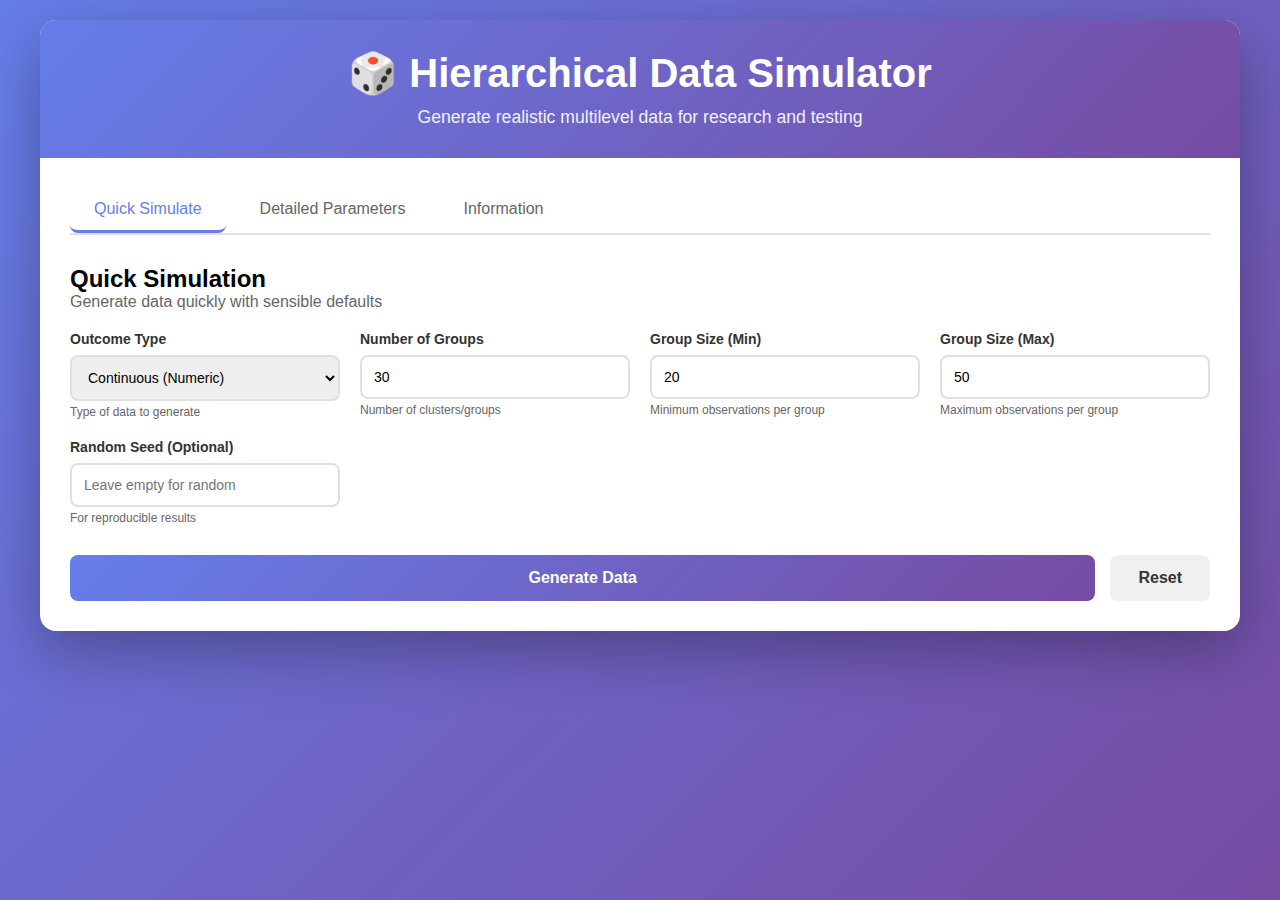
<file: api/static/index.html>
<!DOCTYPE html>
<html lang="en">
<head>
    <meta charset="UTF-8">
    <meta name="viewport" content="width=device-width, initial-scale=1.0">
    <title>Hierarchical Data Simulator</title>
    <style>
        * {
            margin: 0;
            padding: 0;
            box-sizing: border-box;
        }
        
        body {
            font-family: 'Segoe UI', Tahoma, Geneva, Verdana, sans-serif;
            background: linear-gradient(135deg, #667eea 0%, #764ba2 100%);
            min-height: 100vh;
            padding: 20px;
        }
        
        .container {
            max-width: 1200px;
            margin: 0 auto;
            background: white;
            border-radius: 16px;
            box-shadow: 0 20px 60px rgba(0,0,0,0.3);
            overflow: hidden;
        }
        
        header {
            background: linear-gradient(135deg, #667eea 0%, #764ba2 100%);
            color: white;
            padding: 30px;
            text-align: center;
        }
        
        header h1 {
            font-size: 2.5em;
            margin-bottom: 10px;
        }
        
        header p {
            font-size: 1.1em;
            opacity: 0.9;
        }
        
        .main-content {
            padding: 30px;
        }
        
        .tabs {
            display: flex;
            gap: 10px;
            margin-bottom: 30px;
            border-bottom: 2px solid #e0e0e0;
        }
        
        .tab {
            padding: 12px 24px;
            background: none;
            border: none;
            cursor: pointer;
            font-size: 16px;
            font-weight: 500;
            color: #666;
            transition: all 0.3s;
            border-bottom: 3px solid transparent;
        }
        
        .tab:hover {
            color: #667eea;
        }
        
        .tab.active {
            color: #667eea;
            border-bottom-color: #667eea;
        }
        
        .tab-content {
            display: none;
        }
        
        .tab-content.active {
            display: block;
            animation: fadeIn 0.3s;
        }
        
        @keyframes fadeIn {
            from { opacity: 0; transform: translateY(10px); }
            to { opacity: 1; transform: translateY(0); }
        }
        
        .form-grid {
            display: grid;
            grid-template-columns: repeat(auto-fit, minmax(250px, 1fr));
            gap: 20px;
            margin-bottom: 30px;
        }
        
        .form-group {
            display: flex;
            flex-direction: column;
        }
        
        label {
            font-weight: 600;
            margin-bottom: 8px;
            color: #333;
            font-size: 14px;
        }
        
        input, select {
            padding: 12px;
            border: 2px solid #e0e0e0;
            border-radius: 8px;
            font-size: 14px;
            transition: border-color 0.3s;
        }
        
        input:focus, select:focus {
            outline: none;
            border-color: #667eea;
        }
        
        .help-text {
            font-size: 12px;
            color: #666;
            margin-top: 4px;
        }
        
        .button-group {
            display: flex;
            gap: 15px;
            margin-top: 30px;
        }
        
        button {
            padding: 14px 28px;
            border: none;
            border-radius: 8px;
            font-size: 16px;
            font-weight: 600;
            cursor: pointer;
            transition: all 0.3s;
        }
        
        .btn-primary {
            background: linear-gradient(135deg, #667eea 0%, #764ba2 100%);
            color: white;
            flex: 1;
        }
        
        .btn-primary:hover {
            transform: translateY(-2px);
            box-shadow: 0 10px 20px rgba(102, 126, 234, 0.4);
        }
        
        .btn-secondary {
            background: #f0f0f0;
            color: #333;
        }
        
        .btn-secondary:hover {
            background: #e0e0e0;
        }
        
        .preview-section {
            margin-top: 30px;
            padding: 20px;
            background: #f8f9fa;
            border-radius: 8px;
            display: none;
        }
        
        .preview-section.show {
            display: block;
            animation: fadeIn 0.3s;
        }
        
        .preview-header {
            display: flex;
            justify-content: space-between;
            align-items: center;
            margin-bottom: 20px;
        }
        
        .preview-header h3 {
            color: #333;
        }
        
        .download-buttons {
            display: flex;
            gap: 10px;
        }
        
        .download-buttons button {
            padding: 8px 16px;
            font-size: 14px;
        }
        
        table {
            width: 100%;
            border-collapse: collapse;
            background: white;
            border-radius: 8px;
            overflow: hidden;
        }
        
        th, td {
            padding: 12px;
            text-align: left;
            border-bottom: 1px solid #e0e0e0;
        }
        
        th {
            background: #667eea;
            color: white;
            font-weight: 600;
        }
        
        tr:hover {
            background: #f8f9fa;
        }
        
        .metadata {
            display: grid;
            grid-template-columns: repeat(auto-fit, minmax(200px, 1fr));
            gap: 15px;
            margin-bottom: 20px;
        }
        
        .metadata-item {
            padding: 15px;
            background: white;
            border-radius: 8px;
            border-left: 4px solid #667eea;
        }
        
        .metadata-item strong {
            display: block;
            color: #666;
            font-size: 12px;
            margin-bottom: 5px;
        }
        
        .metadata-item span {
            font-size: 18px;
            font-weight: 600;
            color: #333;
        }
        
        .loading {
            text-align: center;
            padding: 40px;
            display: none;
        }
        
        .loading.show {
            display: block;
        }
        
        .spinner {
            border: 4px solid #f3f3f3;
            border-top: 4px solid #667eea;
            border-radius: 50%;
            width: 50px;
            height: 50px;
            animation: spin 1s linear infinite;
            margin: 0 auto 20px;
        }
        
        @keyframes spin {
            0% { transform: rotate(0deg); }
            100% { transform: rotate(360deg); }
        }
        
        .error {
            background: #fee;
            color: #c33;
            padding: 15px;
            border-radius: 8px;
            margin-top: 20px;
            display: none;
        }
        
        .error.show {
            display: block;
        }
    </style>
</head>
<body>
    <div class="container">
        <header>
            <h1>🎲 Hierarchical Data Simulator</h1>
            <p>Generate realistic multilevel data for research and testing</p>
        </header>
        
        <div class="main-content">
            <div class="tabs">
                <button class="tab active" onclick="showTab('quick')">Quick Simulate</button>
                <button class="tab" onclick="showTab('detailed')">Detailed Parameters</button>
                <button class="tab" onclick="showTab('info')">Information</button>
            </div>
            
            <!-- Quick Simulation Tab -->
            <div id="quick-tab" class="tab-content active">
                <h2>Quick Simulation</h2>
                <p style="margin-bottom: 20px; color: #666;">Generate data quickly with sensible defaults</p>
                
                <form id="quick-form">
                    <div class="form-grid">
                        <div class="form-group">
                            <label for="quick-outcome-type">Outcome Type</label>
                            <select id="quick-outcome-type" required>
                                <option value="continuous">Continuous (Numeric)</option>
                                <option value="binary">Binary (0/1)</option>
                                <option value="count">Count (Integers)</option>
                                <option value="survival">Survival (Time-to-event)</option>
                            </select>
                            <span class="help-text">Type of data to generate</span>
                        </div>
                        
                        <div class="form-group">
                            <label for="quick-n-groups">Number of Groups</label>
                            <input type="number" id="quick-n-groups" value="30" min="2" max="1000" required>
                            <span class="help-text">Number of clusters/groups</span>
                        </div>
                        
                        <div class="form-group">
                            <label for="quick-size-min">Group Size (Min)</label>
                            <input type="number" id="quick-size-min" value="20" min="1" required>
                            <span class="help-text">Minimum observations per group</span>
                        </div>
                        
                        <div class="form-group">
                            <label for="quick-size-max">Group Size (Max)</label>
                            <input type="number" id="quick-size-max" value="50" min="1" required>
                            <span class="help-text">Maximum observations per group</span>
                        </div>
                        
                        <div class="form-group">
                            <label for="quick-seed">Random Seed (Optional)</label>
                            <input type="number" id="quick-seed" placeholder="Leave empty for random">
                            <span class="help-text">For reproducible results</span>
                        </div>
                    </div>
                    
                    <div class="button-group">
                        <button type="submit" class="btn-primary">Generate Data</button>
                        <button type="button" class="btn-secondary" onclick="resetForm('quick')">Reset</button>
                    </div>
                </form>
            </div>
            
            <!-- Detailed Simulation Tab -->
            <div id="detailed-tab" class="tab-content">
                <h2>Detailed Parameters</h2>
                <p style="margin-bottom: 20px; color: #666;">Full control over all simulation parameters</p>
                
                <form id="detailed-form">
                    <h3 style="margin-bottom: 15px;">Outcome Configuration</h3>
                    <div class="form-grid">
                        <div class="form-group">
                            <label for="outcome-type">Outcome Type</label>
                            <select id="outcome-type" required>
                                <option value="continuous">Continuous</option>
                                <option value="binary">Binary</option>
                                <option value="count">Count</option>
                                <option value="survival">Survival</option>
                            </select>
                        </div>
                        
                        <div class="form-group">
                            <label for="link-function">Link Function</label>
                            <select id="link-function" required>
                                <option value="identity">Identity</option>
                                <option value="logit">Logit</option>
                                <option value="probit">Probit</option>
                                <option value="log">Log</option>
                                <option value="cloglog">Complementary Log-Log</option>
                            </select>
                        </div>
                    </div>
                    
                    <h3 style="margin: 30px 0 15px;">Fixed Effects</h3>
                    <div class="form-grid">
                        <div class="form-group">
                            <label for="gamma-00">γ₀₀ (Intercept)</label>
                            <input type="number" id="gamma-00" value="2.0" step="0.1" required>
                            <span class="help-text">Population mean intercept</span>
                        </div>
                        
                        <div class="form-group">
                            <label for="gamma-10">γ₁₀ (Slope)</label>
                            <input type="number" id="gamma-10" value="0.5" step="0.1" required>
                            <span class="help-text">Population mean slope</span>
                        </div>
                    </div>
                    
                    <h3 style="margin: 30px 0 15px;">Random Effects</h3>
                    <div class="form-grid">
                        <div class="form-group">
                            <label for="tau-00">τ₀₀ (Intercept SD)</label>
                            <input type="number" id="tau-00" value="1.0" step="0.1" min="0" required>
                            <span class="help-text">SD of group intercepts</span>
                        </div>
                        
                        <div class="form-group">
                            <label for="tau-11">τ₁₁ (Slope SD)</label>
                            <input type="number" id="tau-11" value="0.3" step="0.1" min="0" required>
                            <span class="help-text">SD of group slopes</span>
                        </div>
                        
                        <div class="form-group">
                            <label for="tau-01">τ₀₁ (Correlation)</label>
                            <input type="number" id="tau-01" value="0.1" step="0.1" min="-1" max="1" required>
                            <span class="help-text">Correlation between intercepts and slopes</span>
                        </div>
                    </div>
                    
                    <h3 style="margin: 30px 0 15px;">Additional Parameters</h3>
                    <div class="form-grid">
                        <div class="form-group">
                            <label for="sigma">σ (Residual SD)</label>
                            <input type="number" id="sigma" value="1.0" step="0.1" min="0">
                            <span class="help-text">Within-group noise (continuous)</span>
                        </div>
                        
                        <div class="form-group">
                            <label for="dispersion">Dispersion Parameter</label>
                            <input type="number" id="dispersion" step="0.1" min="0">
                            <span class="help-text">For count data (optional)</span>
                        </div>
                    </div>
                    
                    <h3 style="margin: 30px 0 15px;">Simulation Structure</h3>
                    <div class="form-grid">
                        <div class="form-group">
                            <label for="n-groups">Number of Groups</label>
                            <input type="number" id="n-groups" value="30" min="2" max="1000" required>
                        </div>
                        
                        <div class="form-group">
                            <label for="size-min">Group Size (Min)</label>
                            <input type="number" id="size-min" value="20" min="1" required>
                        </div>
                        
                        <div class="form-group">
                            <label for="size-max">Group Size (Max)</label>
                            <input type="number" id="size-max" value="50" min="1" required>
                        </div>
                        
                        <div class="form-group">
                            <label for="pred-min">Predictor Range (Min)</label>
                            <input type="number" id="pred-min" value="0.0" step="0.1" required>
                        </div>
                        
                        <div class="form-group">
                            <label for="pred-max">Predictor Range (Max)</label>
                            <input type="number" id="pred-max" value="1.0" step="0.1" required>
                        </div>
                        
                        <div class="form-group">
                            <label for="seed">Random Seed</label>
                            <input type="number" id="seed" placeholder="Optional">
                        </div>
                    </div>
                    
                    <div class="button-group">
                        <button type="submit" class="btn-primary">Generate Data</button>
                        <button type="button" class="btn-secondary" onclick="resetForm('detailed')">Reset</button>
                    </div>
                </form>
            </div>
            
            <!-- Information Tab -->
            <div id="info-tab" class="tab-content">
                <h2>Information</h2>
                
                <div style="margin-top: 30px;">
                    <h3>Supported Outcome Types</h3>
                    
                    <div style="margin-top: 20px; display: grid; gap: 20px;">
                        <div style="padding: 20px; background: #f8f9fa; border-radius: 8px; border-left: 4px solid #667eea;">
                            <h4>📊 Continuous Data</h4>
                            <p>Numeric outcomes with decimal values (e.g., test scores, measurements, temperatures)</p>
                            <p><strong>Example domains:</strong> Education, Healthcare, Psychology</p>
                        </div>
                        
                        <div style="padding: 20px; background: #f8f9fa; border-radius: 8px; border-left: 4px solid #764ba2;">
                            <h4>🔢 Binary Data</h4>
                            <p>Success/failure outcomes with values 0 or 1 (e.g., pass/fail, yes/no, alive/dead)</p>
                            <p><strong>Example domains:</strong> Medical trials, Customer conversion, Quality control</p>
                        </div>
                        
                        <div style="padding: 20px; background: #f8f9fa; border-radius: 8px; border-left: 4px solid #667eea;">
                            <h4>🔢 Count Data</h4>
                            <p>Non-negative integer counts (e.g., number of events, frequencies, occurrences)</p>
                            <p><strong>Example domains:</strong> Epidemiology, Customer transactions, Incident reporting</p>
                        </div>
                        
                        <div style="padding: 20px; background: #f8f9fa; border-radius: 8px; border-left: 4px solid #764ba2;">
                            <h4>⏱️ Survival Data</h4>
                            <p>Time-to-event data (e.g., duration until outcome, time until failure)</p>
                            <p><strong>Example domains:</strong> Clinical trials, Customer churn, Equipment reliability</p>
                        </div>
                    </div>
                    
                    <h3 style="margin-top: 40px;">API Endpoints</h3>
                    <div style="margin-top: 20px;">
                        <p><strong>API Documentation:</strong> <a href="/docs" target="_blank" style="color: #667eea;">/docs</a></p>
                        <p><strong>Health Check:</strong> <a href="/api/v1/health" target="_blank" style="color: #667eea;">/api/v1/health</a></p>
                    </div>
                </div>
            </div>
            
            <!-- Loading Indicator -->
            <div id="loading" class="loading">
                <div class="spinner"></div>
                <p>Generating data...</p>
            </div>
            
            <!-- Error Message -->
            <div id="error" class="error"></div>
            
            <!-- Preview Section -->
            <div id="preview" class="preview-section">
                <div class="preview-header">
                    <h3>Generated Data Preview</h3>
                    <div class="download-buttons">
                        <button class="btn-secondary" onclick="downloadData('csv')">📥 CSV</button>
                        <button class="btn-secondary" onclick="downloadData('json')">📥 JSON</button>
                        <button class="btn-secondary" onclick="downloadData('excel')">📥 Excel</button>
                    </div>
                </div>
                
                <div class="metadata" id="metadata"></div>
                
                <div style="overflow-x: auto;">
                    <table id="data-table">
                        <thead id="table-head"></thead>
                        <tbody id="table-body"></tbody>
                    </table>
                </div>
            </div>
        </div>
    </div>
    
    <script>
        const API_BASE_URL = 'http://localhost:8000';
        let currentData = null;
        
        function showTab(tabName) {
            // Hide all tabs
            document.querySelectorAll('.tab-content').forEach(tab => {
                tab.classList.remove('active');
            });
            document.querySelectorAll('.tab').forEach(tab => {
                tab.classList.remove('active');
            });
            
            // Show selected tab
            document.getElementById(`${tabName}-tab`).classList.add('active');
            event.target.classList.add('active');
            
            // Hide preview when switching tabs
            hidePreview();
        }
        
        function resetForm(formType) {
            document.getElementById(`${formType}-form`).reset();
            hidePreview();
            hideError();
        }
        
        function showLoading() {
            document.getElementById('loading').classList.add('show');
        }
        
        function hideLoading() {
            document.getElementById('loading').classList.remove('show');
        }
        
        function showError(message) {
            const errorDiv = document.getElementById('error');
            errorDiv.textContent = message;
            errorDiv.classList.add('show');
        }
        
        function hideError() {
            document.getElementById('error').classList.remove('show');
        }
        
        function hidePreview() {
            document.getElementById('preview').classList.remove('show');
        }
        
        function displayPreview(data) {
            currentData = data;
            
            // Show metadata
            const metadata = data.metadata;
            const metadataDiv = document.getElementById('metadata');
            metadataDiv.innerHTML = `
                <div class="metadata-item">
                    <strong>Outcome Type</strong>
                    <span>${metadata.outcome_type}</span>
                </div>
                <div class="metadata-item">
                    <strong>Groups</strong>
                    <span>${metadata.n_groups}</span>
                </div>
                <div class="metadata-item">
                    <strong>Total Observations</strong>
                    <span>${metadata.total_observations}</span>
                </div>
                <div class="metadata-item">
                    <strong>Random Seed</strong>
                    <span>${metadata.random_seed || 'None'}</span>
                </div>
            `;
            
            // Show table
            const thead = document.getElementById('table-head');
            const tbody = document.getElementById('table-body');
            
            // Clear existing content
            thead.innerHTML = '';
            tbody.innerHTML = '';
            
            // Create header
            const headerRow = document.createElement('tr');
            data.columns.forEach(col => {
                const th = document.createElement('th');
                th.textContent = col;
                headerRow.appendChild(th);
            });
            thead.appendChild(headerRow);
            
            // Create rows
            data.preview.forEach(row => {
                const tr = document.createElement('tr');
                data.columns.forEach(col => {
                    const td = document.createElement('td');
                    const value = row[col];
                    td.textContent = typeof value === 'number' ? value.toFixed(4) : value;
                    tr.appendChild(td);
                });
                tbody.appendChild(tr);
            });
            
            // Show preview section
            document.getElementById('preview').classList.add('show');
        }
        
        async function downloadData(format) {
            if (!currentData) return;
            
            showLoading();
            hideError();
            
            try {
                const params = currentData.metadata.parameters;
                const response = await fetch(`${API_BASE_URL}/api/v1/simulate/download/${format}`, {
                    method: 'POST',
                    headers: {
                        'Content-Type': 'application/json',
                    },
                    body: JSON.stringify(params)
                });
                
                if (!response.ok) {
                    throw new Error('Download failed');
                }
                
                const blob = await response.blob();
                const url = window.URL.createObjectURL(blob);
                const a = document.createElement('a');
                a.href = url;
                a.download = `hierarchical_data.${format}`;
                document.body.appendChild(a);
                a.click();
                window.URL.revokeObjectURL(url);
                document.body.removeChild(a);
                
            } catch (error) {
                showError('Download failed: ' + error.message);
            } finally {
                hideLoading();
            }
        }
        
        // Quick form submission
        document.getElementById('quick-form').addEventListener('submit', async (e) => {
            e.preventDefault();
            
            showLoading();
            hideError();
            hidePreview();
            
            const outcomeType = document.getElementById('quick-outcome-type').value;
            const nGroups = parseInt(document.getElementById('quick-n-groups').value);
            const sizeMin = parseInt(document.getElementById('quick-size-min').value);
            const sizeMax = parseInt(document.getElementById('quick-size-max').value);
            const seed = document.getElementById('quick-seed').value;
            
            const requestData = {
                outcome_type: outcomeType,
                n_groups: nGroups,
                size_range: [sizeMin, sizeMax],
                random_seed: seed ? parseInt(seed) : null
            };
            
            try {
                const response = await fetch(`${API_BASE_URL}/api/v1/simulate/quick`, {
                    method: 'POST',
                    headers: {
                        'Content-Type': 'application/json',
                    },
                    body: JSON.stringify(requestData)
                });
                
                if (!response.ok) {
                    const error = await response.json();
                    throw new Error(error.detail || 'Simulation failed');
                }
                
                const data = await response.json();
                displayPreview(data);
                
            } catch (error) {
                showError(error.message);
            } finally {
                hideLoading();
            }
        });
        
        // Detailed form submission
        document.getElementById('detailed-form').addEventListener('submit', async (e) => {
            e.preventDefault();
            
            showLoading();
            hideError();
            hidePreview();
            
            const requestData = {
                outcome_type: document.getElementById('outcome-type').value,
                link_function: document.getElementById('link-function').value,
                gamma_00: parseFloat(document.getElementById('gamma-00').value),
                gamma_10: parseFloat(document.getElementById('gamma-10').value),
                tau_00: parseFloat(document.getElementById('tau-00').value),
                tau_11: parseFloat(document.getElementById('tau-11').value),
                tau_01: parseFloat(document.getElementById('tau-01').value),
                sigma: document.getElementById('sigma').value ? parseFloat(document.getElementById('sigma').value) : null,
                dispersion: document.getElementById('dispersion').value ? parseFloat(document.getElementById('dispersion').value) : null,
                n_groups: parseInt(document.getElementById('n-groups').value),
                size_range: [
                    parseInt(document.getElementById('size-min').value),
                    parseInt(document.getElementById('size-max').value)
                ],
                predictor_range: [
                    parseFloat(document.getElementById('pred-min').value),
                    parseFloat(document.getElementById('pred-max').value)
                ],
                random_seed: document.getElementById('seed').value ? parseInt(document.getElementById('seed').value) : null
            };
            
            try {
                const response = await fetch(`${API_BASE_URL}/api/v1/simulate/detailed`, {
                    method: 'POST',
                    headers: {
                        'Content-Type': 'application/json',
                    },
                    body: JSON.stringify(requestData)
                });
                
                if (!response.ok) {
                    const error = await response.json();
                    throw new Error(error.detail || 'Simulation failed');
                }
                
                const data = await response.json();
                displayPreview(data);
                
            } catch (error) {
                showError(error.message);
            } finally {
                hideLoading();
            }
        });
    </script>
</body>
</html>
</file>
